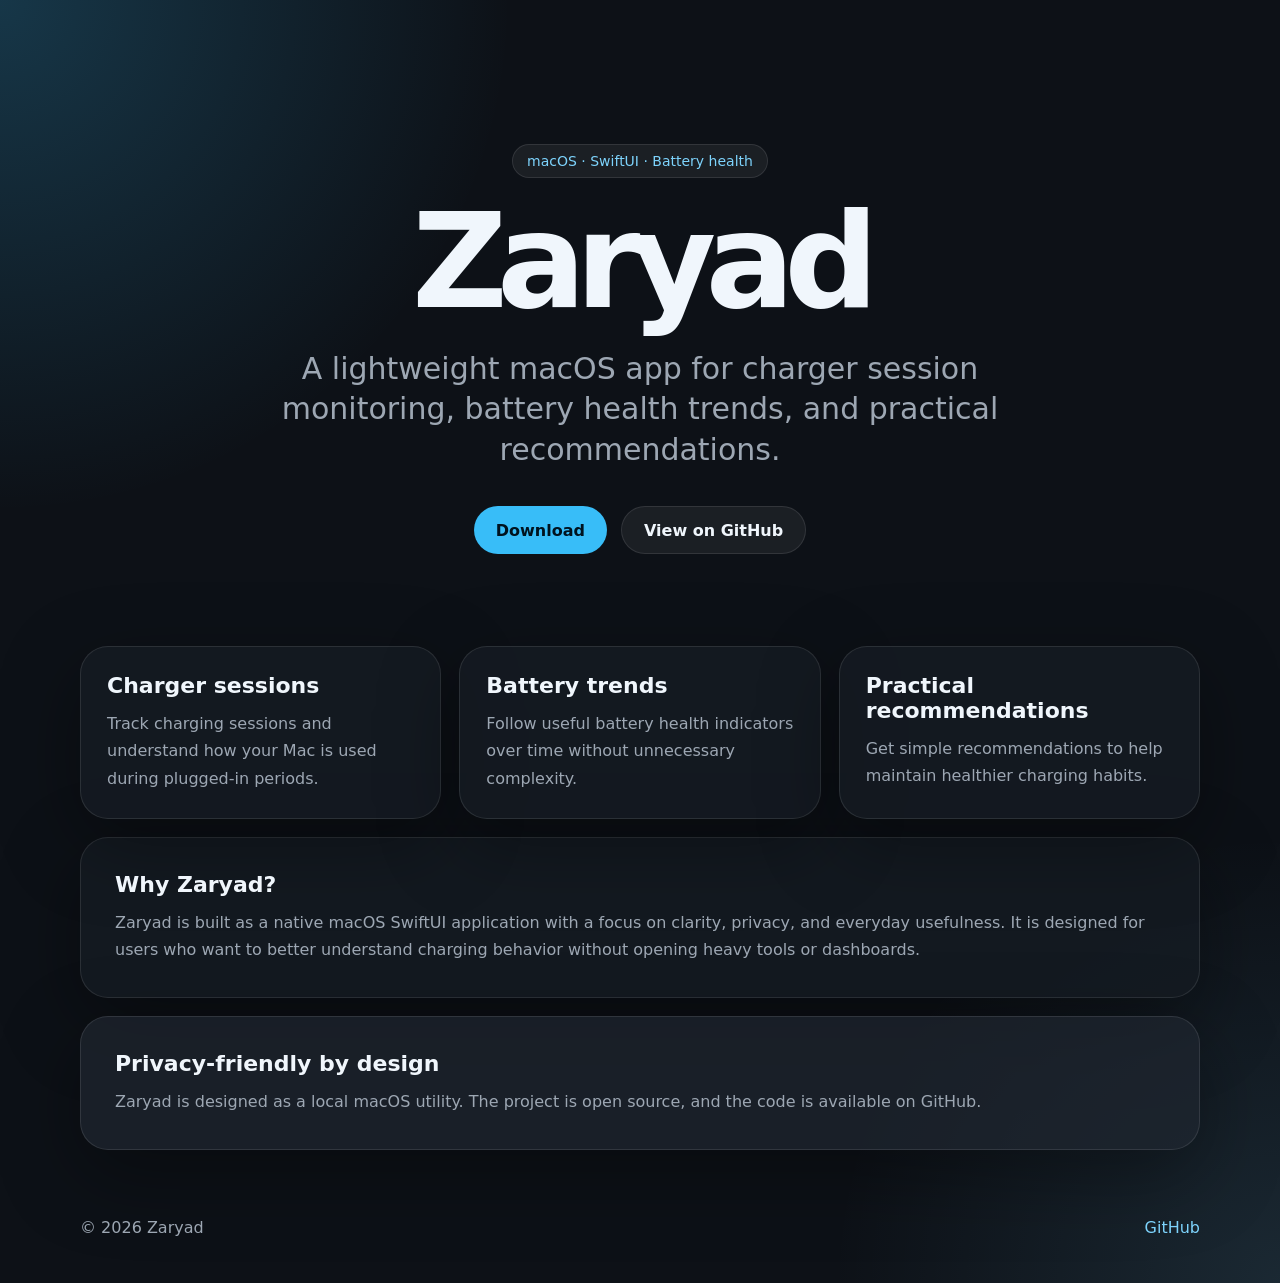
<file: site/index.html>
<!doctype html>
<html lang="en">
    <head>
        <meta charset="utf-8" />
        <meta name="viewport" content="width=device-width,initial-scale=1" />
        <title>Zaryad — macOS battery and charger session monitor</title>
        <meta
            name="description"
            content="Zaryad is a lightweight macOS SwiftUI app for charger/session monitoring, battery health trends, and practical recommendations."
        />
        <link rel="stylesheet" href="./styles.css" />
    </head>

    <body>
        <main class="page">
            <section class="hero">
                <div class="badge">macOS · SwiftUI · Battery health</div>

                <h1>Zaryad</h1>

                <p class="subtitle">
                    A lightweight macOS app for charger session monitoring,
                    battery health trends, and practical recommendations.
                </p>

                <div class="actions">
                    <a
                        class="button primary"
                        href="https://github.com/rodnoy/zaryad/releases"
                    >
                        Download
                    </a>
                    <a
                        class="button secondary"
                        href="https://github.com/rodnoy/zaryad"
                    >
                        View on GitHub
                    </a>
                </div>
            </section>

            <section class="cards" aria-label="Features">
                <article class="card">
                    <h2>Charger sessions</h2>
                    <p>
                        Track charging sessions and understand how your Mac is
                        used during plugged-in periods.
                    </p>
                </article>

                <article class="card">
                    <h2>Battery trends</h2>
                    <p>
                        Follow useful battery health indicators over time
                        without unnecessary complexity.
                    </p>
                </article>

                <article class="card">
                    <h2>Practical recommendations</h2>
                    <p>
                        Get simple recommendations to help maintain healthier
                        charging habits.
                    </p>
                </article>
            </section>

            <section class="section">
                <h2>Why Zaryad?</h2>
                <p>
                    Zaryad is built as a native macOS SwiftUI application with a
                    focus on clarity, privacy, and everyday usefulness. It is
                    designed for users who want to better understand charging
                    behavior without opening heavy tools or dashboards.
                </p>
            </section>

            <section class="section muted">
                <h2>Privacy-friendly by design</h2>
                <p>
                    Zaryad is designed as a local macOS utility. The project is
                    open source, and the code is available on GitHub.
                </p>
            </section>
        </main>

        <footer class="footer">
            <span>© 2026 Zaryad</span>
            <a href="https://github.com/rodnoy/zaryad">GitHub</a>
        </footer>
    </body>
</html>
</file>
<file: site/styles.css>
:root {
    --bg: #0d1117;
    --panel: #151b23;
    --panel-soft: #1f2630;
    --text: #f0f6fc;
    --muted: #9da7b3;
    --accent: #7dd3fc;
    --accent-strong: #38bdf8;
    --border: rgba(255, 255, 255, 0.1);
    --shadow: 0 24px 80px rgba(0, 0, 0, 0.35);
}

* {
    box-sizing: border-box;
}

body {
    margin: 0;
    font-family:
        Inter,
        ui-sans-serif,
        system-ui,
        -apple-system,
        BlinkMacSystemFont,
        "Segoe UI",
        sans-serif;
    background:
        radial-gradient(
            circle at top left,
            rgba(56, 189, 248, 0.22),
            transparent 32rem
        ),
        radial-gradient(
            circle at bottom right,
            rgba(125, 211, 252, 0.12),
            transparent 28rem
        ),
        var(--bg);
    color: var(--text);
}

a {
    color: inherit;
}

.page {
    width: min(1120px, calc(100% - 40px));
    margin: 0 auto;
    padding: 72px 0 40px;
}

.hero {
    min-height: 58vh;
    display: grid;
    align-content: center;
    text-align: center;
    padding: 72px 24px;
}

.badge {
    display: inline-flex;
    width: fit-content;
    margin: 0 auto 24px;
    padding: 8px 14px;
    border: 1px solid var(--border);
    border-radius: 999px;
    background: rgba(255, 255, 255, 0.06);
    color: var(--accent);
    font-size: 14px;
}

h1 {
    margin: 0;
    font-size: clamp(64px, 12vw, 132px);
    line-height: 0.9;
    letter-spacing: -0.08em;
}

.subtitle {
    width: min(760px, 100%);
    margin: 28px auto 0;
    color: var(--muted);
    font-size: clamp(20px, 3vw, 30px);
    line-height: 1.35;
}

.actions {
    display: flex;
    justify-content: center;
    gap: 14px;
    flex-wrap: wrap;
    margin-top: 36px;
}

.button {
    display: inline-flex;
    align-items: center;
    justify-content: center;
    min-height: 48px;
    padding: 0 22px;
    border-radius: 999px;
    text-decoration: none;
    font-weight: 700;
}

.primary {
    background: var(--accent-strong);
    color: #00131f;
}

.secondary {
    border: 1px solid var(--border);
    background: rgba(255, 255, 255, 0.06);
}

.cards {
    display: grid;
    grid-template-columns: repeat(3, 1fr);
    gap: 18px;
    margin-top: 20px;
}

.card,
.section {
    border: 1px solid var(--border);
    border-radius: 28px;
    background: rgba(21, 27, 35, 0.82);
    box-shadow: var(--shadow);
}

.card {
    padding: 26px;
}

.card h2,
.section h2 {
    margin: 0 0 12px;
    font-size: 22px;
}

.card p,
.section p {
    margin: 0;
    color: var(--muted);
    line-height: 1.7;
}

.section {
    margin-top: 18px;
    padding: 34px;
}

.muted {
    background: rgba(31, 38, 48, 0.72);
}

.footer {
    width: min(1120px, calc(100% - 40px));
    margin: 0 auto;
    padding: 28px 0 46px;
    color: var(--muted);
    display: flex;
    justify-content: space-between;
    gap: 16px;
}

.footer a {
    color: var(--accent);
    text-decoration: none;
}

@media (max-width: 760px) {
    .page {
        padding-top: 32px;
    }

    .hero {
        padding: 56px 0;
        text-align: left;
    }

    .badge {
        margin-left: 0;
    }

    .subtitle {
        margin-left: 0;
    }

    .actions {
        justify-content: flex-start;
    }

    .cards {
        grid-template-columns: 1fr;
    }

    .footer {
        flex-direction: column;
    }
}
</file>
